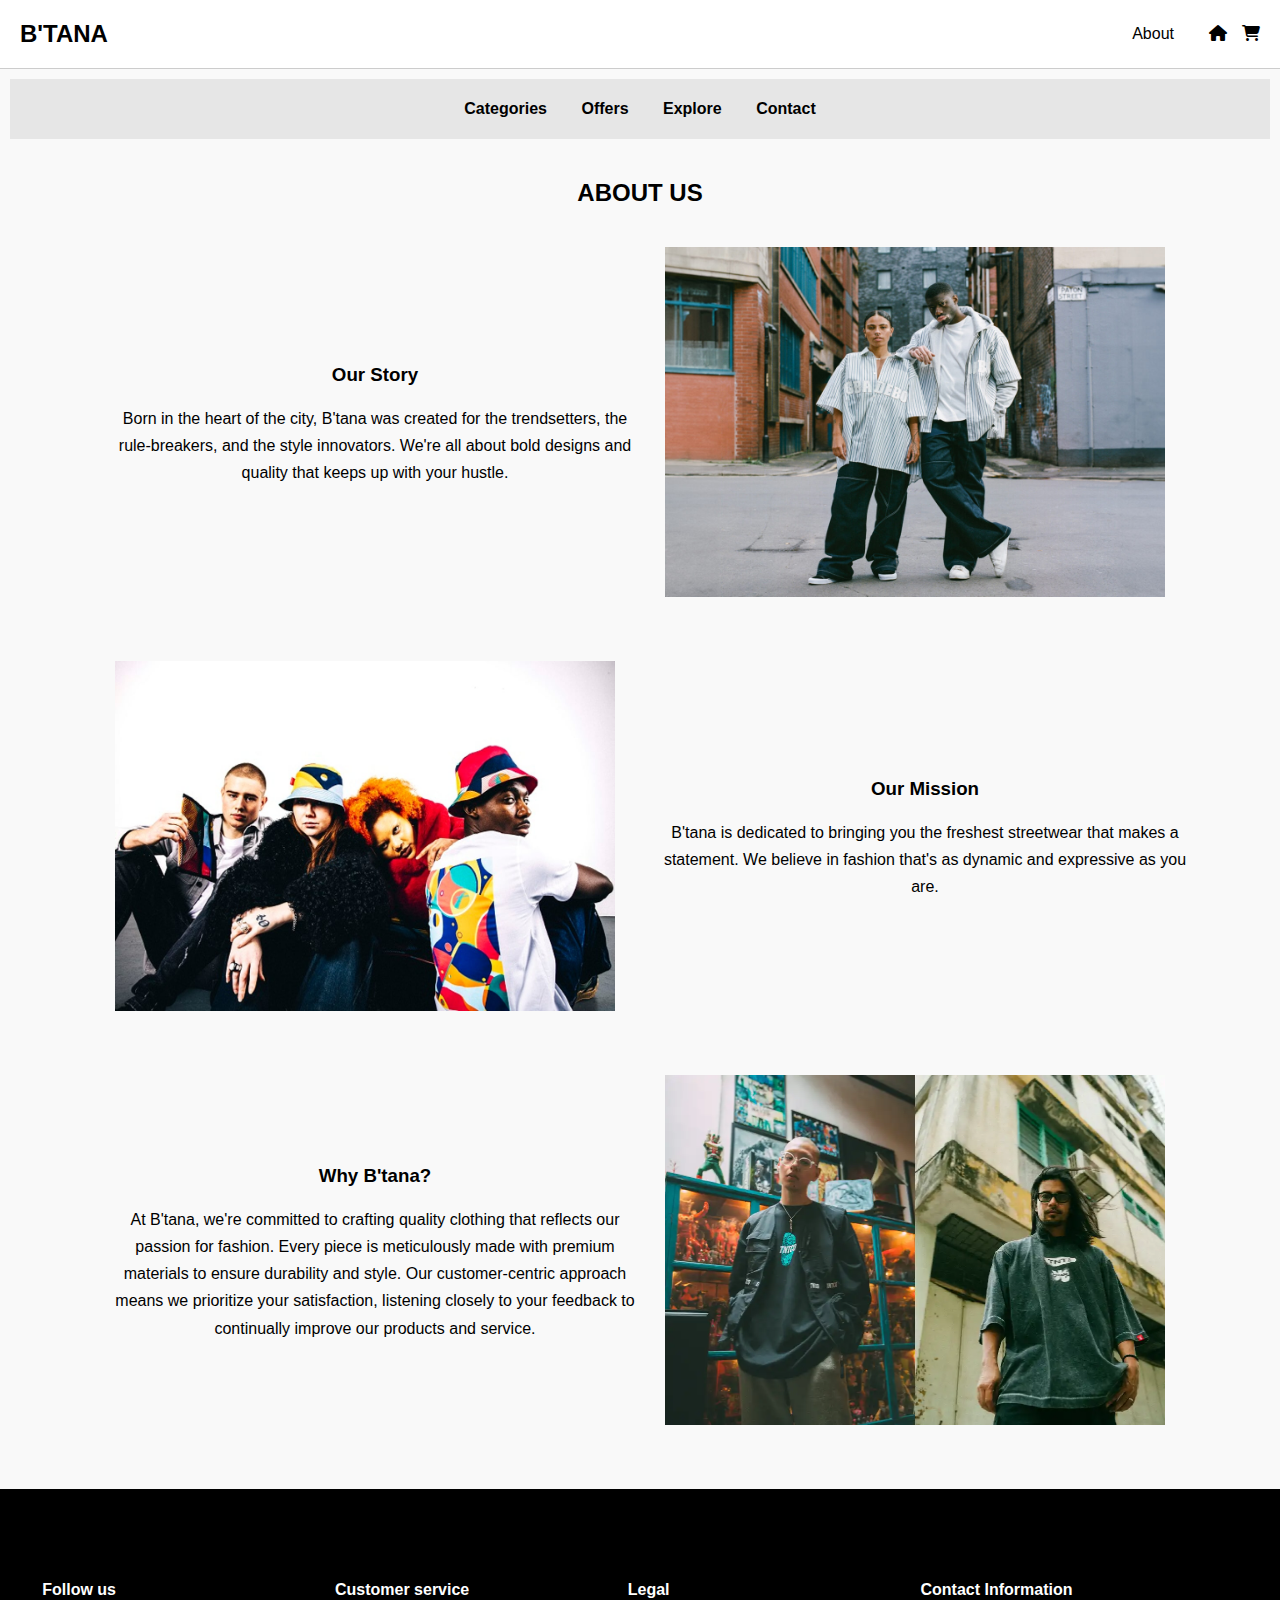
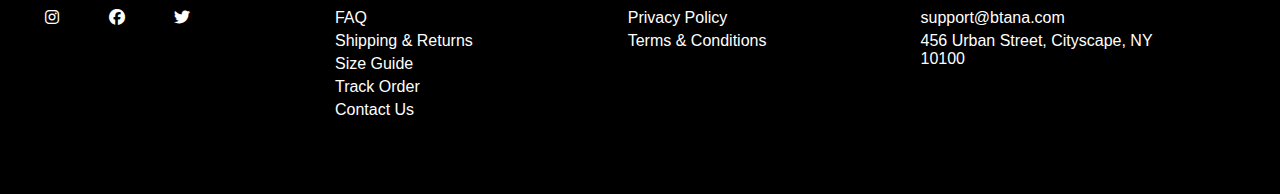
<file: about.html>
<!DOCTYPE html>
    <html lang="en">
    <head>
        <meta charset="UTF-8">
        <meta name="viewport" content="width=device-width, initial-scale=1.0">
        <title>B'TANA OFFICIAL</title>
        <link rel="stylesheet" href="https://cdnjs.cloudflare.com/ajax/libs/font-awesome/6.5.2/css/all.min.css">
        <link rel="stylesheet" href="style.css">	
        </head>
    <body>
        <header>
            <div class="left">
                <h1>B'TANA</h1>
            </div>
            <div class="right">
                <div class="about">
                <a href="about.html">About</a>
            </div>

            <div class="home-icon">
                <a href="main.html">
                <i class="fa-solid fa-house"></i></a>
            </div>

            <div class="shopping-cart-icon">
            <i class="fa-solid fa-cart-shopping"></i>
            </div>
        </header>

        <section>
            <div class="nav-links">
                <ul>
                    <a href="categories.html">Categories</a>
                    <a href="offers.html">Offers</a>
                    <a href="explore.html">Explore</a>
                    <a href="contact.html">Contact</a>
                </ul>
            </div>
        </section>

        
        <section>
        <div class="about">
            <h2>ABOUT US</h2>
                
            <div class="about-section">
                <div class="story">
                    <h3>Our Story</h3>
                        <p>Born in the heart of the city, B'tana was created for the trendsetters, the rule-breakers, and the style innovators. We're all about bold designs and quality that keeps up with your hustle.</p>
                </div>
                <div class="image">
                    <img src="Img/About img 1.jpg" alt="story">
                </div>
            </div>
                
            <div class="about-section">
                <div class="image">
                    <img src="Img/About img 2.jpg" alt="mission">
                </div>
                <div class="mission">
                    <h3>Our Mission</h3>
                        <p>B'tana is dedicated to bringing you the freshest streetwear that makes a statement. We believe in fashion that's as dynamic and expressive as you are.</p>
                </div>
            </div>
                
            <div class="about-section">
                <div class="reason">
                    <h3>Why B'tana?</h3>
                        <p>At B'tana, we're committed to crafting quality clothing that reflects our passion for fashion. Every piece is meticulously made with premium materials to ensure durability and style. Our customer-centric approach means we prioritize your satisfaction, listening closely to your feedback to continually improve our products and service.</p>
                </div>
                <div class="image">
                    <img src="Img/About img 3.webp" alt="why-btana">
                </div>
            </div>
        </div>
        </section>
                      

    <footer>
        <div class="footer">
            <div class="footer-col">
                <h4>Follow us</h4>
                    <div class="facebook-icon">
                        <a href="https://www.instagram.com/" target="_blank" rel="noopener">
                            <i class="fab fa-instagram"></i>
                        </a>
                    </div>
        
                <div class="facebook-icon">
                    <a href="https://www.facebook.com/" target="_blank" rel="noopener">
                        <i class="fab fa-facebook"></i></a>
                </div>
                
                <div class="facebook-icon">
                    <a href="https://www.twitter.com/" target="_blank" rel="noopener">
                        <i class="fab fa-twitter"></i></a>
                </div>                
         </div>
            <div class="footer-col">
                <h4>Customer service</h4>
                <a href="#">FAQ</a>
                <a href="#">Shipping & Returns</a>
                <a href="#">Size Guide</a>
                <a href="#">Track Order</a>
                <a href="#">Contact Us</a>
            </div>
            <div class="footer-col">
                <h4>Legal</h4>
                <a href="#">Privacy Policy</a>
                <a href="#">Terms & Conditions</a>
            </div>
            <div class="footer-col">
                <h4>Contact Information</h4>
                <a href="#Email">support@btana.com</a>
                <a href="#Address">456 Urban Street, Cityscape, NY 10100</a>
            </div>
        </div>
    </footer>
</body>
</html>
</file>
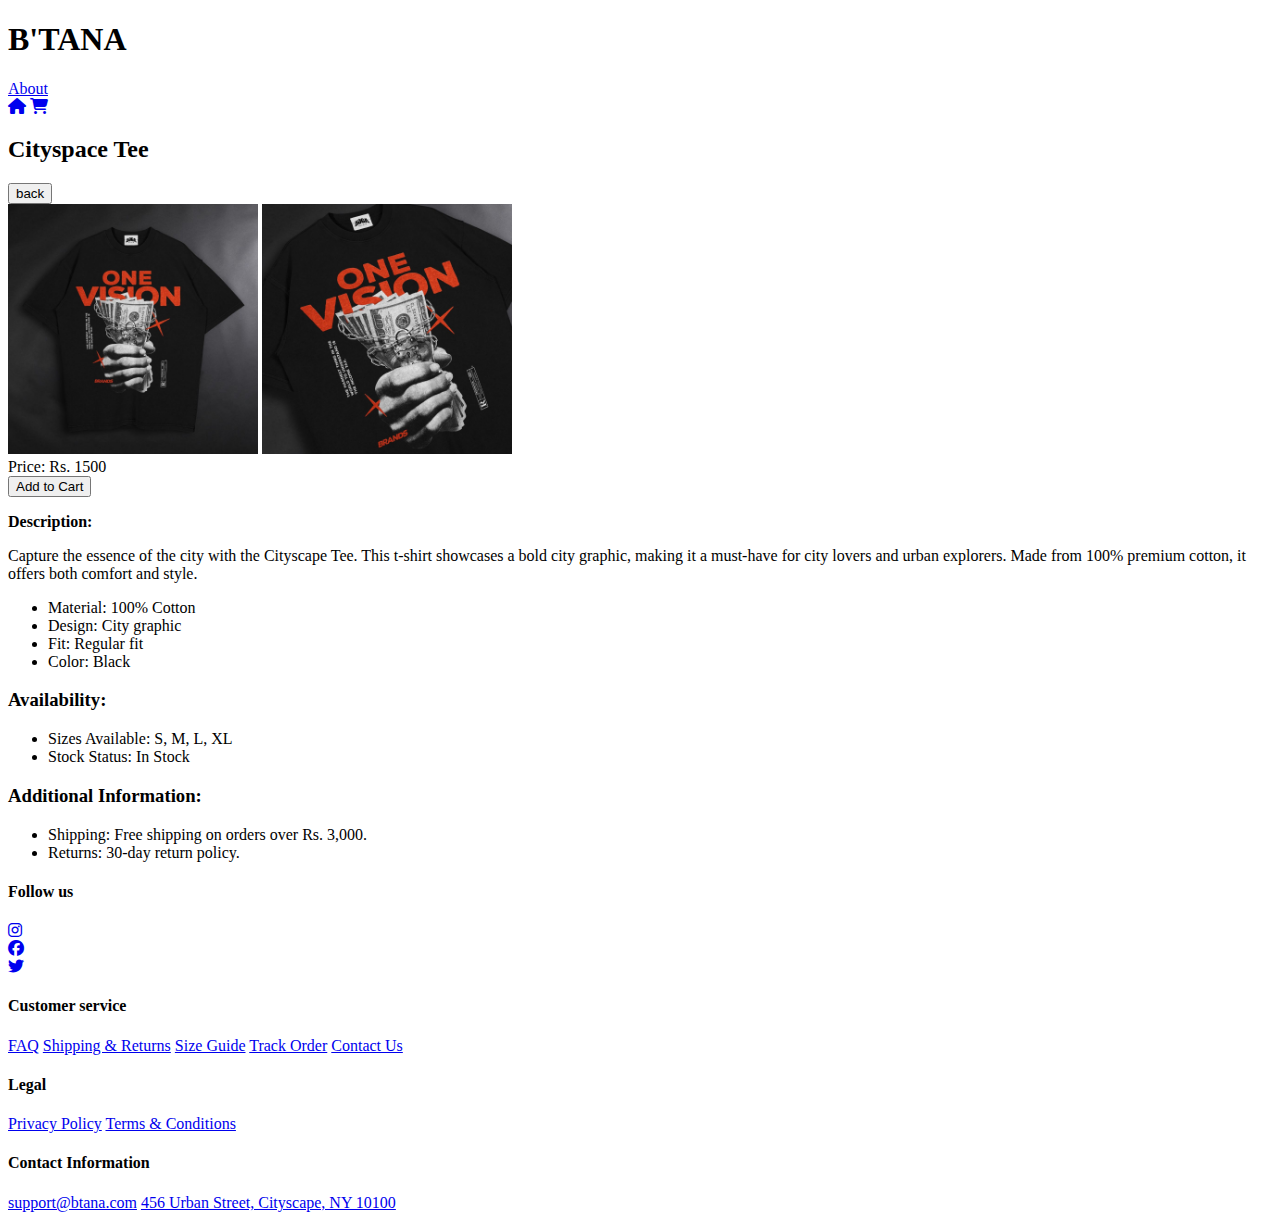
<file: cityscapetee.html>
<!DOCTYPE html>
<html lang="en">
<head>
    <meta charset="UTF-8">
    <meta name="viewport" content="width=device-width, initial-scale=1.0">
    <title>Metro Wave Tee</title>
    <link rel="stylesheet" href="https://cdnjs.cloudflare.com/ajax/libs/font-awesome/6.5.2/css/all.min.css">
</head>
<body>
    <header>
        <div class="left">
            <h1>B'TANA</h1>
            <nav>
                <a href="about.html">About</a>
            </nav>
        </div>
        <div class="right">
            <a href="main.html"><i class="fas fa-home"></i></a>
            <a href="#"><i class="fas fa-shopping-cart"></i></a>
        </div>
    </header>

    <h2>Cityspace Tee</h2>
    <a href="categories.html">
        <button>back</button></a>
<br>
    <section>
        <div class="product">
            <img src="Img/Cityspace tee.jpg" alt="1" height="250" width="250">
            <img src="Img/cityspace2.jpg" alt="2" height="250" width="250">
            <br><label for="price">Price: Rs. 1500</label>
            <br><button>Add to Cart</button>
            <p><b>Description:</b></p>
            <p>Capture the essence of the city with the Cityscape Tee. This t-shirt showcases a bold city graphic, 
                making it a must-have for city lovers and urban explorers. Made from 100% premium cotton, it offers both comfort and style.</p>
            <ul>
                <li>Material: 100% Cotton</li>
                <li>Design: City graphic</li>
                <li>Fit: Regular fit</li>
                <li>Color: Black</li>
            </ul>

            <h3>Availability:</h3>
            <ul>
                <li>Sizes Available: S, M, L, XL</li>
                <li>Stock Status: In Stock</li>
            </ul>
            
            <h3>Additional Information:</h3>
            <ul>
                <li>Shipping: Free shipping on orders over Rs. 3,000.</li>
                <li>Returns: 30-day return policy.</li>
            </ul>
        </div>
    </section>

    <footer>
        <div class="footer">
            <div class="footer-col">
                <h4>Follow us</h4>
                    <div class="facebook-icon">
                        <a href="https://www.instagram.com/" target="_blank" rel="noopener">
                            <i class="fab fa-instagram"></i>
                        </a>
                    </div>
        
                <div class="facebook-icon">
                    <a href="https://www.facebook.com/" target="_blank" rel="noopener">
                        <i class="fab fa-facebook"></i></a>
                </div>
                
                <div class="facebook-icon">
                    <a href="https://www.twitter.com/" target="_blank" rel="noopener">
                        <i class="fab fa-twitter"></i></a>
                </div>                
         </div>
            <div class="footer-col">
                <h4>Customer service</h4>
                <a href="#">FAQ</a>
                <a href="#">Shipping & Returns</a>
                <a href="#">Size Guide</a>
                <a href="#">Track Order</a>
                <a href="#">Contact Us</a>
            </div>
            <div class="footer-col">
                <h4>Legal</h4>
                <a href="#">Privacy Policy</a>
                <a href="#">Terms & Conditions</a>
            </div>
            <div class="footer-col">
                <h4>Contact Information</h4>
                <a href="#Email">support@btana.com</a>
                <a href="#Address">456 Urban Street, Cityscape, NY 10100</a>
            </div>
        </div>
    </footer>
</body>
</html>
</file>
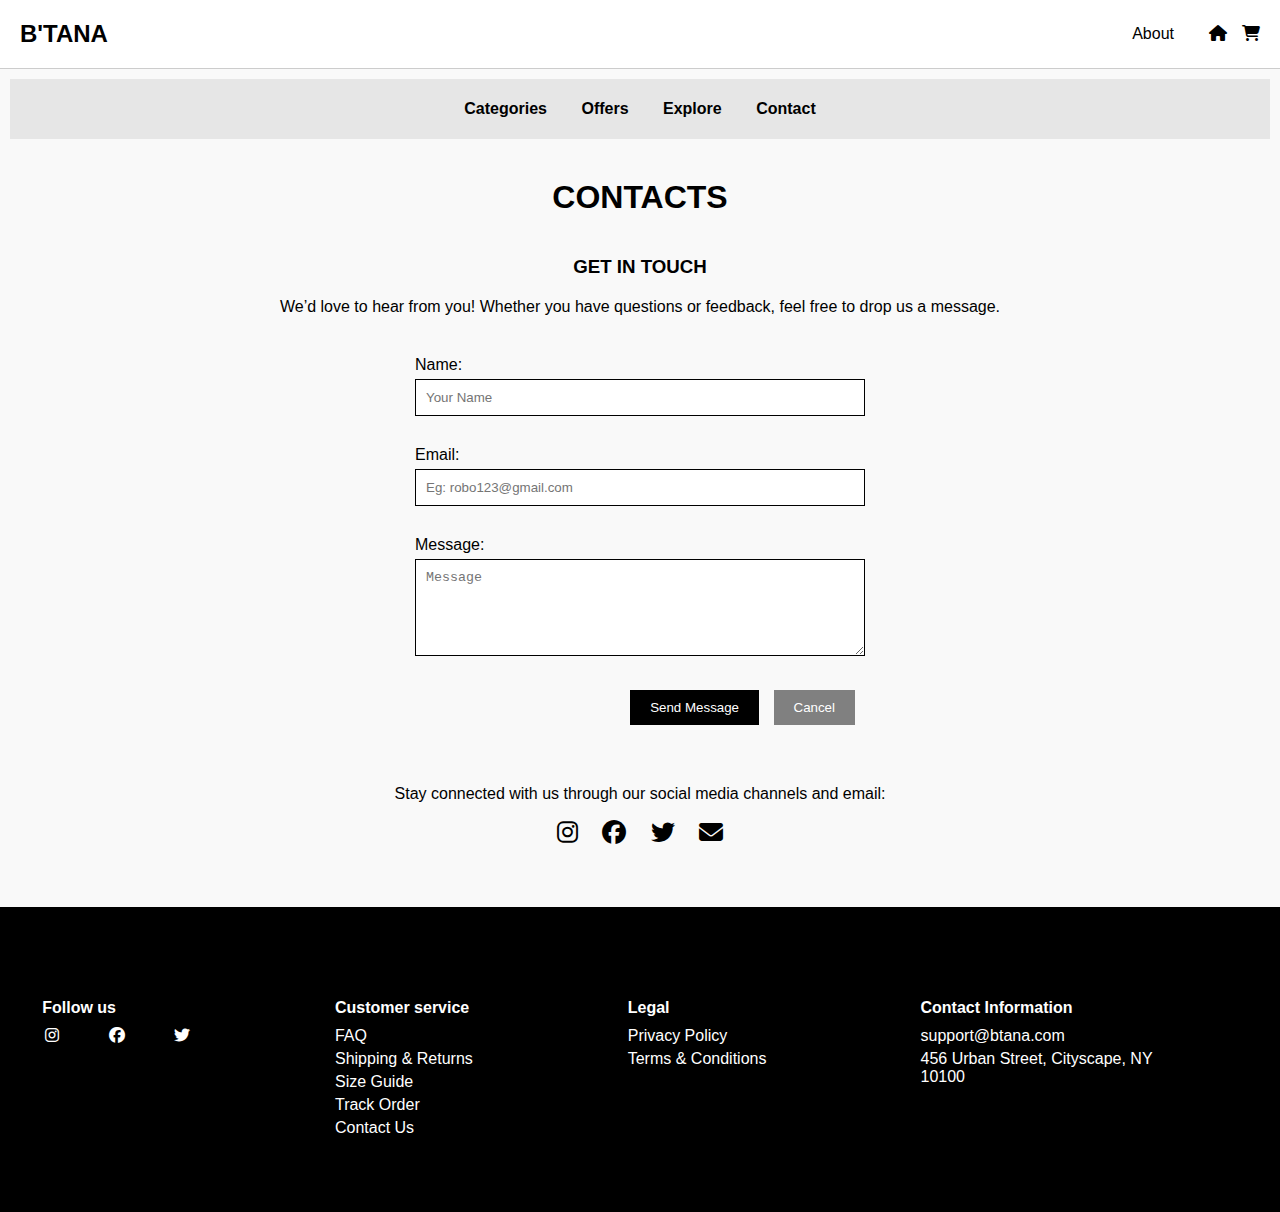
<file: contact.html>
<!DOCTYPE html>
    <html lang="en">
    <head>
        <meta charset="UTF-8">
        <meta name="viewport" content="width=device-width, initial-scale=1.0">
        <title>B'TANA OFFICIAL</title>
        <link rel="stylesheet" href="https://cdnjs.cloudflare.com/ajax/libs/font-awesome/6.5.2/css/all.min.css">
        <link rel="stylesheet" href="style.css">	
        </head>
    <body>
        <header>
            <div class="left">
                <h1>B'TANA</h1>
            </div>
            <div class="right">
                <div class="about">
                <a href="about.html">About</a>
            </div>

            <div class="home-icon">
                <a href="main.html">
                <i class="fa-solid fa-house"></i></a>
            </div>

            <div class="shopping-cart-icon">
            <i class="fa-solid fa-cart-shopping"></i>
            </div>
        </header>

        <section>
            <div class="nav-links">
                <ul>
                    <a href="categories.html">Categories</a>
                    <a href="offers.html">Offers</a>
                    <a href="explore.html">Explore</a>
                    <a href="contact.html">Contact</a>
                </ul>
            </div>
        </section>

        <section>
            <div class="contacts"><h1>CONTACTS</h1></div>
            <div class="contact-container">
                <h3>GET IN TOUCH</h3>
                <p>We’d love to hear from you! Whether you have questions or feedback, feel free to drop us a message.</p>
                <form class="form-container">
                    <div class="form-group">
                        <label for="name">Name:</label>
                        <input type="text" id="name" name="Name" placeholder="Your Name" required>
                    </div>
                    <div class="form-group">
                        <label for="email">Email:</label>
                        <input type="email" id="email" name="Email" placeholder="Eg: robo123@gmail.com" required>
                    </div>
                    <div class="form-group">
                        <label for="message">Message:</label>
                        <textarea id="message" rows="5" cols="60" placeholder="Message"></textarea>
                    </div>
                    <div class="button-group">
                        <button type="submit">Send Message</button>
                        <button type="button" onclick="this.form.reset()">Cancel</button>
                    </div>
                </form>
            </div>
        </section>
        
        <section>
        <div class="social-links">
            <p>Stay connected with us through our social media channels and email:</p>
            <a href="https://www.instagram.com/b_tana__/" target="_blank" rel="noopener"><i class="fa-brands fa-instagram"></i></a>
            <a href="https://www.facebook.com/" target="_blank" rel="noopener"><i class="fa-brands fa-facebook"></i></a>
            <a href="https://www.twitter.com/" target="_blank" rel="noopener"><i class="fa-brands fa-twitter"></i></a>
            <a href="mailto:krilanshrestha@gmail.com" target="_blank" rel="noopener"><i class="fa fa-envelope"></i></a>
        </div>
        </section>

    <footer>
        <div class="footer">
            <div class="footer-col">
                <h4>Follow us</h4>
                    <div class="facebook-icon">
                        <a href="https://www.instagram.com/" target="_blank" rel="noopener">
                            <i class="fab fa-instagram"></i>
                        </a>
                    </div>
        
                <div class="facebook-icon">
                    <a href="https://www.facebook.com/" target="_blank" rel="noopener">
                        <i class="fab fa-facebook"></i></a>
                </div>
                
                <div class="facebook-icon">
                    <a href="https://www.twitter.com/" target="_blank" rel="noopener">
                        <i class="fab fa-twitter"></i></a>
                </div>                
         </div>
            <div class="footer-col">
                <h4>Customer service</h4>
                <a href="#">FAQ</a>
                <a href="#">Shipping & Returns</a>
                <a href="#">Size Guide</a>
                <a href="#">Track Order</a>
                <a href="#">Contact Us</a>
            </div>
            <div class="footer-col">
                <h4>Legal</h4>
                <a href="#">Privacy Policy</a>
                <a href="#">Terms & Conditions</a>
            </div>
            <div class="footer-col">
                <h4>Contact Information</h4>
                <a href="#Email">support@btana.com</a>
                <a href="#Address">456 Urban Street, Cityscape, NY 10100</a>
            </div>
        </div>
    </footer>
</body>
</html>
</file>
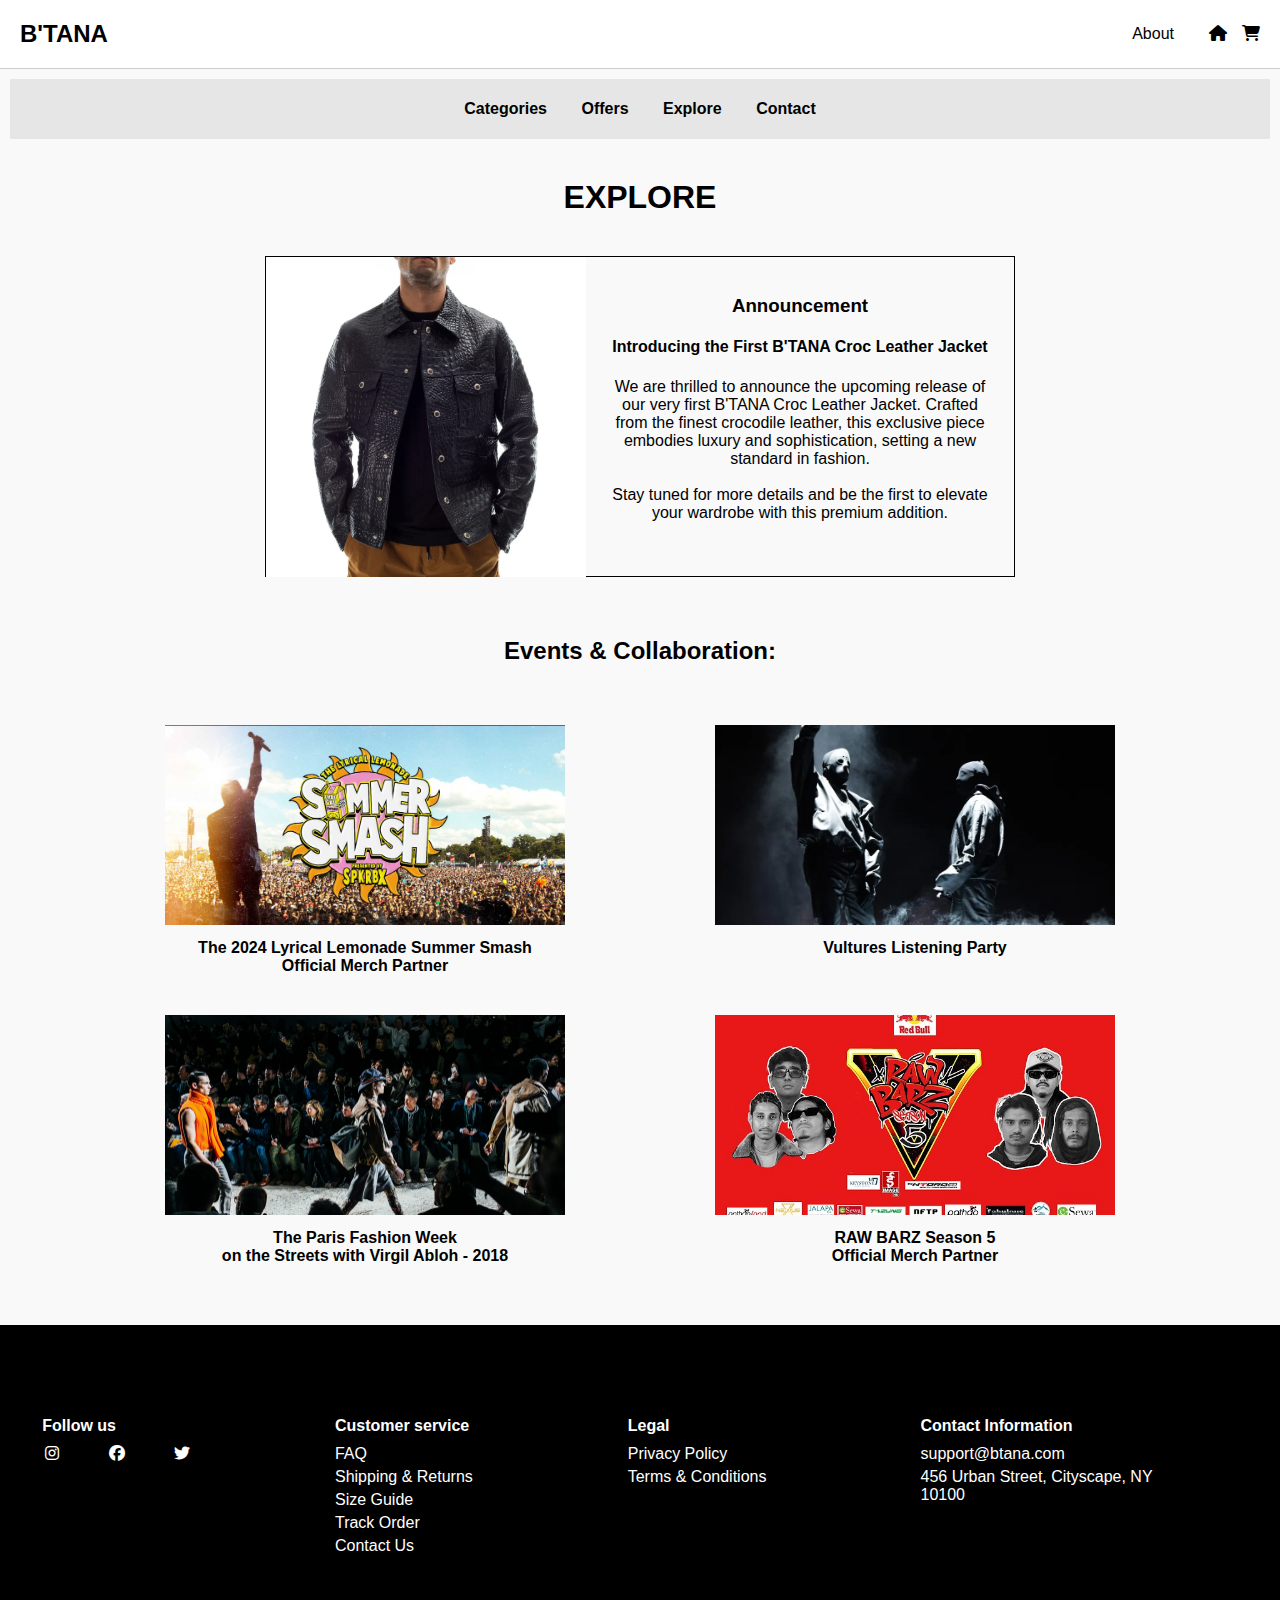
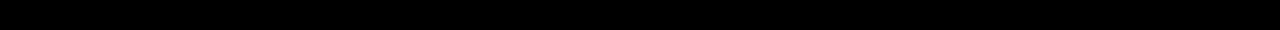
<file: explore.html>
<!DOCTYPE html>
    <html lang="en">
    <head>
        <meta charset="UTF-8">
        <meta name="viewport" content="width=device-width, initial-scale=1.0">
        <title>B'TANA OFFICIAL</title>
        <link rel="stylesheet" href="https://cdnjs.cloudflare.com/ajax/libs/font-awesome/6.5.2/css/all.min.css">
        <link rel="stylesheet" href="style.css">	
        </head>
    <body>
        <header>
            <div class="left">
                <h1>B'TANA</h1>
            </div>
            <div class="right">
                <div class="about">
                <a href="about.html">About</a>
            </div>

            <div class="home-icon">
                <a href="main.html">
                <i class="fa-solid fa-house"></i></a>
            </div>

            <div class="shopping-cart-icon">
            <i class="fa-solid fa-cart-shopping"></i>
            </div>
        </header>

        <section>
            <div class="nav-links">
                <ul>
                    <a href="categories.html">Categories</a>
                    <a href="offers.html">Offers</a>
                    <a href="explore.html">Explore</a>
                    <a href="contact.html">Contact</a>
                </ul>
            </div>
        </section>
    
        <section>
            <div class="explore"><h1>EXPLORE</h1></div>
            <div class="Announcement">
                <div class="box">
                    <img src="Img/Croc leather jacket.webp" alt="Premium Leather Jacket">
                    <div class="content">
                        <h3>Announcement</h3>
                        <h4>Introducing the First B'TANA Croc Leather Jacket</h4>
                        <p>We are thrilled to announce the upcoming release of our very first B'TANA Croc Leather Jacket. 
                            Crafted from the finest crocodile leather, 
                            this exclusive piece embodies luxury and sophistication, setting a new standard in fashion.
                            <br><br>Stay tuned for more details and be the first to elevate your wardrobe with this premium addition.</p>
                    </div>
                </div>
            </div>
        </section>             
    
        <section>
            <div class="events-collaboration">
                <h2>Events & Collaboration:</h2>
                <div class="events-row">
                    <div class="event">
                        <a href="https://portfolium.com/entry/the-summer-smash-music-festival" target="_blank" rel="noopener"> 
                            <img src="Img/The Summer Smash Tile.jpg" alt="Event 1">
                        </a>
                        <p>The 2024 Lyrical Lemonade Summer Smash<br>Official Merch Partner</p>
                    </div>
                    <div class="event">
                        <a href="https://www.billboard.com/music/rb-hip-hop/ye-ty-dolla-sign-scrap-vultures-listening-parties-1235646958/" target="_blank" rel="noopener">
                            <img src="Img/Vultures listening Party.webp" alt="Event 2">
                        </a>
                        <p>Vultures Listening Party</p>
                    </div>
                </div>
                
                <div class="events-row">
                    <div class="event">
                        <a href="https://www.gq.com/story/paris-fashion-week-fall-winter-2018" target="_blank" rel="noopener">
                            <img src="Img/Paris Fashion Week.webp" alt="Event 3">
                        </a>
                        <p>The Paris Fashion Week<br>on the Streets with Virgil Abloh - 2018</p>
                    </div>
                    <div class="event">
                        <img src="Img/Raw barz S5.jpg" alt="Event 4">
                        <p>RAW BARZ Season 5<br>Official Merch Partner</p>
                    </div>
                </div>
            </div>
        </section>
        
    
    <footer>
        <div class="footer">
            <div class="footer-col">
                <h4>Follow us</h4>
                    <div class="facebook-icon">
                        <a href="https://www.instagram.com/" target="_blank" rel="noopener">
                            <i class="fab fa-instagram"></i>
                        </a>
                    </div>
        
                <div class="facebook-icon">
                    <a href="https://www.facebook.com/" target="_blank" rel="noopener">
                        <i class="fab fa-facebook"></i></a>
                </div>
                
                <div class="facebook-icon">
                    <a href="https://www.twitter.com/" target="_blank" rel="noopener">
                        <i class="fab fa-twitter"></i></a>
                </div>                
         </div>
            <div class="footer-col">
                <h4>Customer service</h4>
                <a href="#">FAQ</a>
                <a href="#">Shipping & Returns</a>
                <a href="#">Size Guide</a>
                <a href="#">Track Order</a>
                <a href="#">Contact Us</a>
            </div>
            <div class="footer-col">
                <h4>Legal</h4>
                <a href="#">Privacy Policy</a>
                <a href="#">Terms & Conditions</a>
            </div>
            <div class="footer-col">
                <h4>Contact Information</h4>
                <a href="#Email">support@btana.com</a>
                <a href="#Address">456 Urban Street, Cityscape, NY 10100</a>
            </div>
        </div>
    </footer>
</body>
</html>
</file>
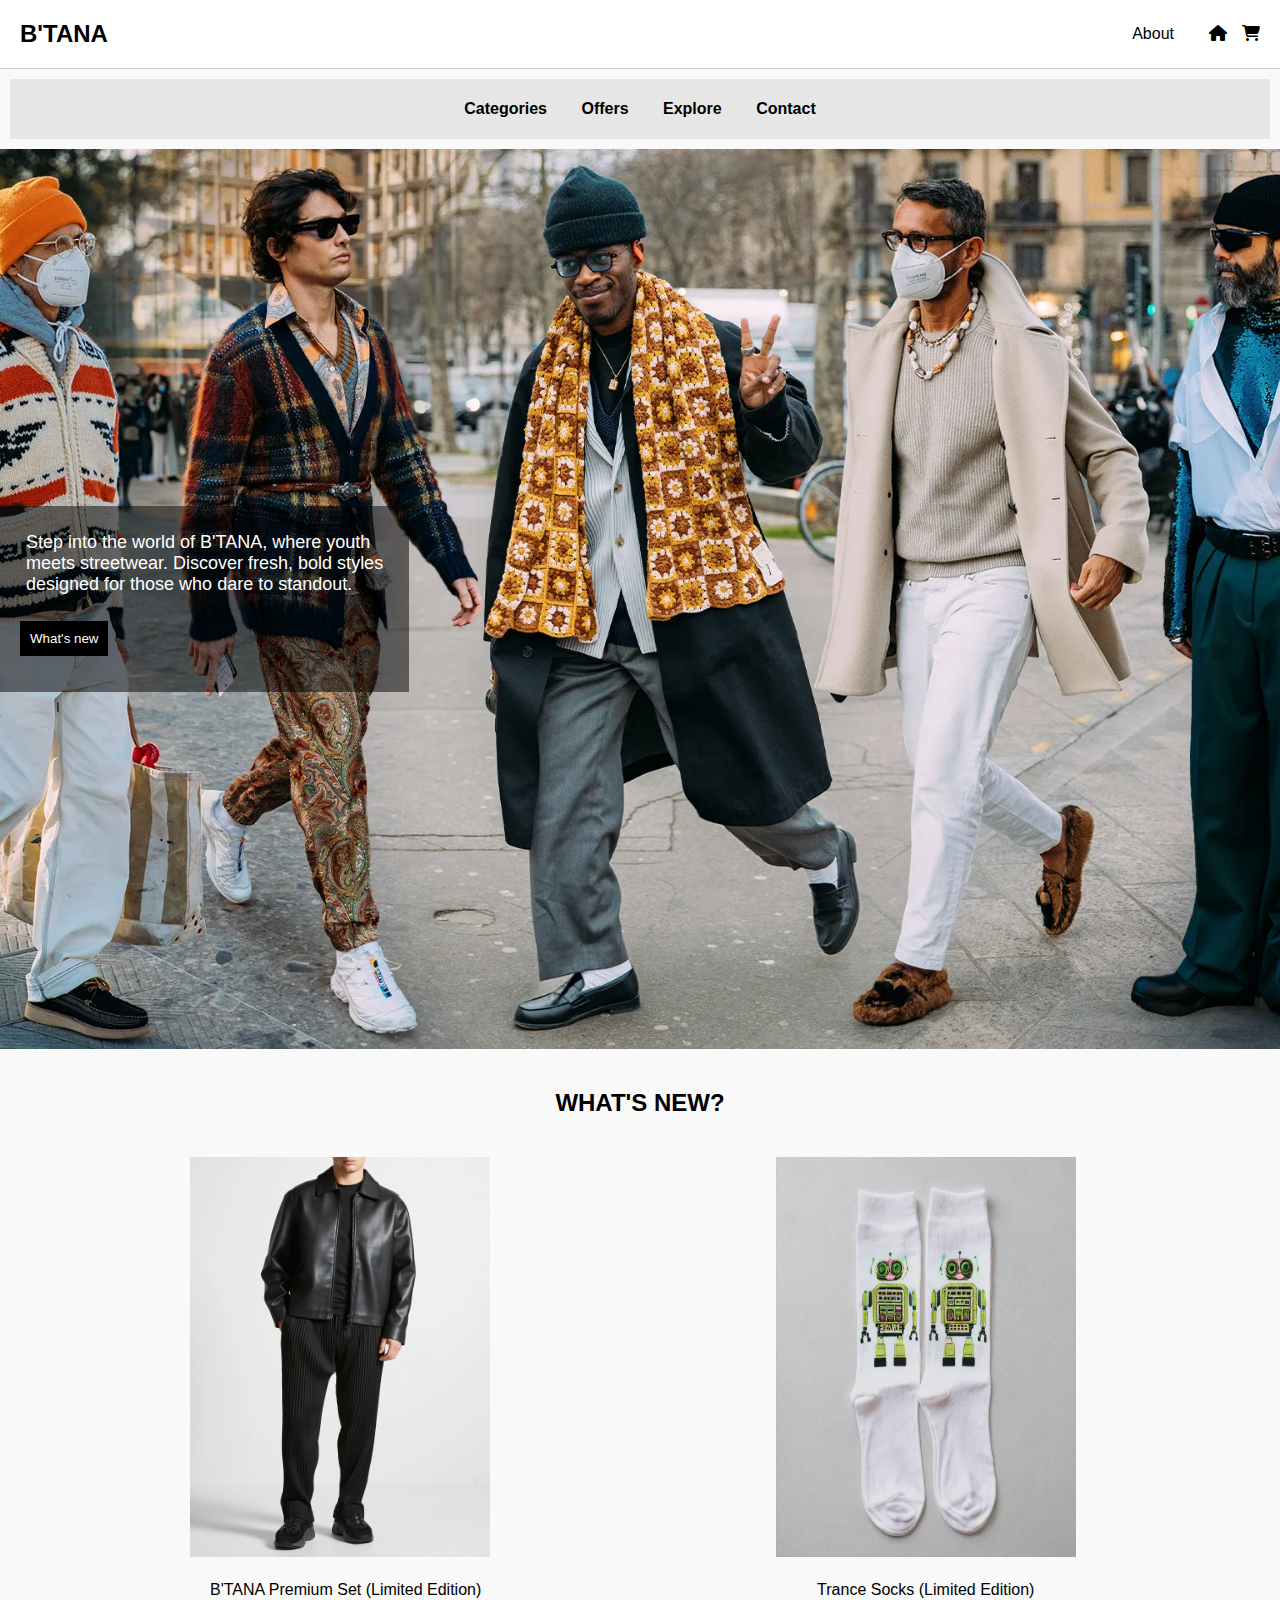
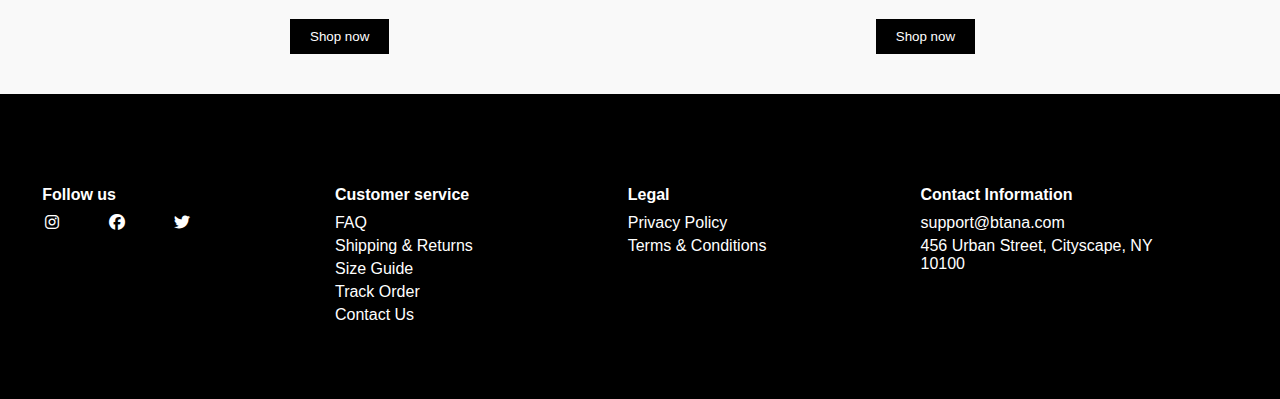
<file: main.html>
<!DOCTYPE html>
    <html lang="en">
    <head>
        <meta charset="UTF-8">
        <meta name="viewport" content="width=device-width, initial-scale=1.0">
        <title>B'TANA OFFICIAL</title>
        <link rel="stylesheet" href="https://cdnjs.cloudflare.com/ajax/libs/font-awesome/6.5.2/css/all.min.css">
        <link rel="stylesheet" href="style.css">	
        </head>
    <body>
        <header>
            <div class="left">
                <h1>B'TANA</h1>
            </div>
            <div class="right">
                <div class="about">
                <a href="about.html">About</a>
            </div>

            <div class="home-icon">
                <a href="main.html">
                <i class="fa-solid fa-house"></i></a>
            </div>

            <div class="shopping-cart-icon">
            <i class="fa-solid fa-cart-shopping"></i>
            </div>
        </header>

        <section>
            <div class="nav-links">
                <ul>
                    <a href="categories.html">Categories</a>
                    <a href="offers.html">Offers</a>
                    <a href="explore.html">Explore</a>
                    <a href="contact.html">Contact</a>
                </ul>
            </div>
        </section>

        <section class="background-section">
            <div class="Home text-container">                
                <p>Step into the world of B'TANA, where youth <br> meets streetwear. Discover fresh, bold styles <br> designed for those who dare to standout.</p>
                <button><a href="#whats new">What's new</a></button>
                </p>
            </div>
        </section>

        <section id="whats new">
            <div class="new-items">
                <center><h2>WHAT'S NEW?</h2></center>
            </div>
                <div class="new-item">
                    <img src="Img/B'TANA Premium Set1.webp" alt="B'TANA Premium Set">
                    <div class="description">B'TANA Premium Set (Limited Edition)</div>
                    <div class="button"><button>Shop now</button></div>
                </div>

                <div class="new-item">
                <img src="Img/trance socks.png" alt="Trance Socks (Limited Edition)">
                <div class="description">Trance Socks (Limited Edition)</div>
                <div class="button"><button>Shop now</button></div>
            </div>
        </section>

        <footer>
            <div class="footer">
                <div class="footer-col">
                    <h4>Follow us</h4>
                        <div class="facebook-icon">
                            <a href="https://www.instagram.com/" target="_blank" rel="noopener">
                                <i class="fab fa-instagram"></i>
                            </a>
                        </div>
            
                    <div class="facebook-icon">
                        <a href="https://www.facebook.com/" target="_blank" rel="noopener">
                            <i class="fab fa-facebook"></i></a>
                    </div>
                    
                    <div class="facebook-icon">
                        <a href="https://www.twitter.com/" target="_blank" rel="noopener">
                            <i class="fab fa-twitter"></i></a>
                    </div>                
             </div>
                <div class="footer-col">
                    <h4>Customer service</h4>
                    <a href="#">FAQ</a>
                    <a href="#">Shipping & Returns</a>
                    <a href="#">Size Guide</a>
                    <a href="#">Track Order</a>
                    <a href="#">Contact Us</a>
                </div>
                <div class="footer-col">
                    <h4>Legal</h4>
                    <a href="#">Privacy Policy</a>
                    <a href="#">Terms & Conditions</a>
                </div>
                <div class="footer-col">
                    <h4>Contact Information</h4>
                    <a href="#Email">support@btana.com</a>
                    <a href="#Address">456 Urban Street, Cityscape, NY 10100</a>
                </div>
            </div>
        </footer>
    </body>
    </html>
</file>
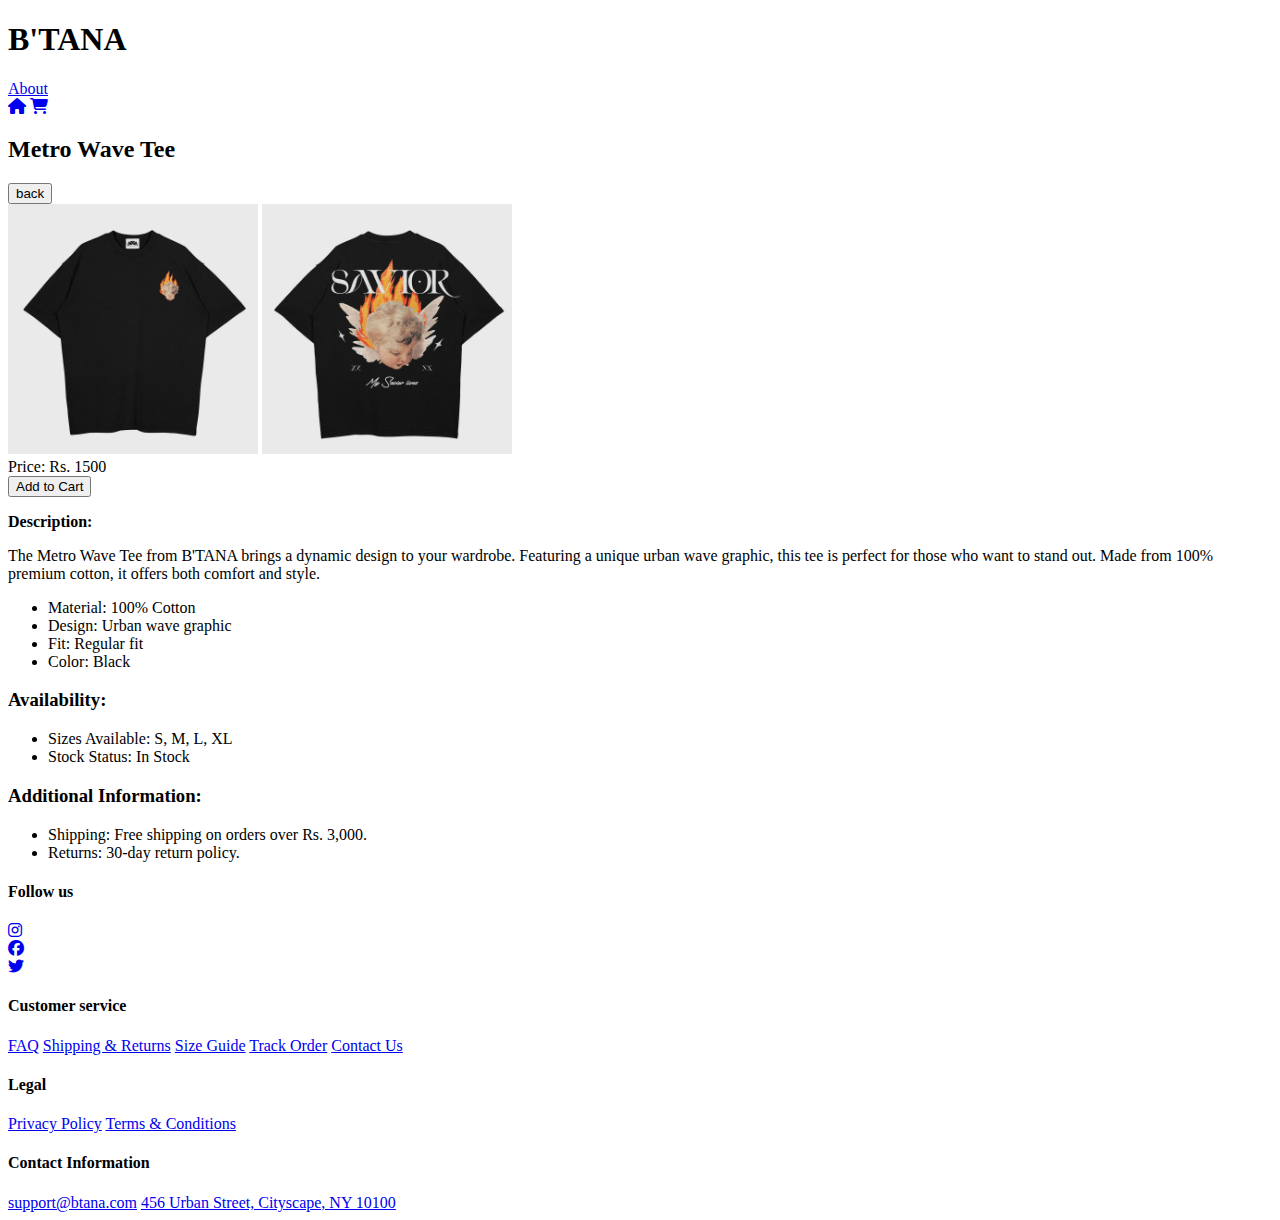
<file: Metrowavetee.html>
<!DOCTYPE html>
<html lang="en">
<head>
    <meta charset="UTF-8">
    <meta name="viewport" content="width=device-width, initial-scale=1.0">
    <title>Metro Wave Tee</title>
    <link rel="stylesheet" href="https://cdnjs.cloudflare.com/ajax/libs/font-awesome/6.5.2/css/all.min.css">
</head>
<body>
    <header>
        <div class="left">
            <h1>B'TANA</h1>
            <nav>
                <a href="about.html">About</a>
            </nav>
        </div>
        <div class="right">
            <a href="main.html"><i class="fas fa-home"></i></a>
            <a href="#"><i class="fas fa-shopping-cart"></i></a>
        </div>
    </header>

    <h2>Metro Wave Tee</h2>
    <a href="categories.html">
        <button>back</button></a>
<br>
    <section>
        <div class="product">
            <img src="Img/metrowave.jpg" alt="1" height="250" width="250">
            <img src="Img/metrowave1.jpg" alt="2" height="250" width="250">
            <br><label for="price">Price: Rs. 1500</label>
            <br><button>Add to Cart</button>
            <p><b>Description:</b></p>
            <p>The Metro Wave Tee from B'TANA brings a dynamic design to your wardrobe. Featuring a unique urban wave graphic, this tee is perfect for those who want to stand out. 
                Made from 100% premium cotton, it offers both comfort and style.</p>
            <ul>
                <li>Material: 100% Cotton</li>
                <li>Design: Urban wave graphic</li>
                <li>Fit: Regular fit</li>
                <li>Color: Black</li>
            </ul>
           
            <h3>Availability:</h3>
            <ul>
                <li>Sizes Available: S, M, L, XL</li>
                <li>Stock Status: In Stock</li>
            </ul>
            
            <h3>Additional Information:</h3>
            <ul>
                <li>Shipping: Free shipping on orders over Rs. 3,000.</li>
                <li>Returns: 30-day return policy.</li>
            </ul>
        </div>
    </section>

    <footer>
        <div class="footer">
            <div class="footer-col">
                <h4>Follow us</h4>
                    <div class="facebook-icon">
                        <a href="https://www.instagram.com/" target="_blank" rel="noopener">
                            <i class="fab fa-instagram"></i>
                        </a>
                    </div>
        
                <div class="facebook-icon">
                    <a href="https://www.facebook.com/" target="_blank" rel="noopener">
                        <i class="fab fa-facebook"></i></a>
                </div>
                
                <div class="facebook-icon">
                    <a href="https://www.twitter.com/" target="_blank" rel="noopener">
                        <i class="fab fa-twitter"></i></a>
                </div>                
         </div>
            <div class="footer-col">
                <h4>Customer service</h4>
                <a href="#">FAQ</a>
                <a href="#">Shipping & Returns</a>
                <a href="#">Size Guide</a>
                <a href="#">Track Order</a>
                <a href="#">Contact Us</a>
            </div>
            <div class="footer-col">
                <h4>Legal</h4>
                <a href="#">Privacy Policy</a>
                <a href="#">Terms & Conditions</a>
            </div>
            <div class="footer-col">
                <h4>Contact Information</h4>
                <a href="#Email">support@btana.com</a>
                <a href="#Address">456 Urban Street, Cityscape, NY 10100</a>
            </div>
        </div>
    </footer>
</body>
</html>
</file>
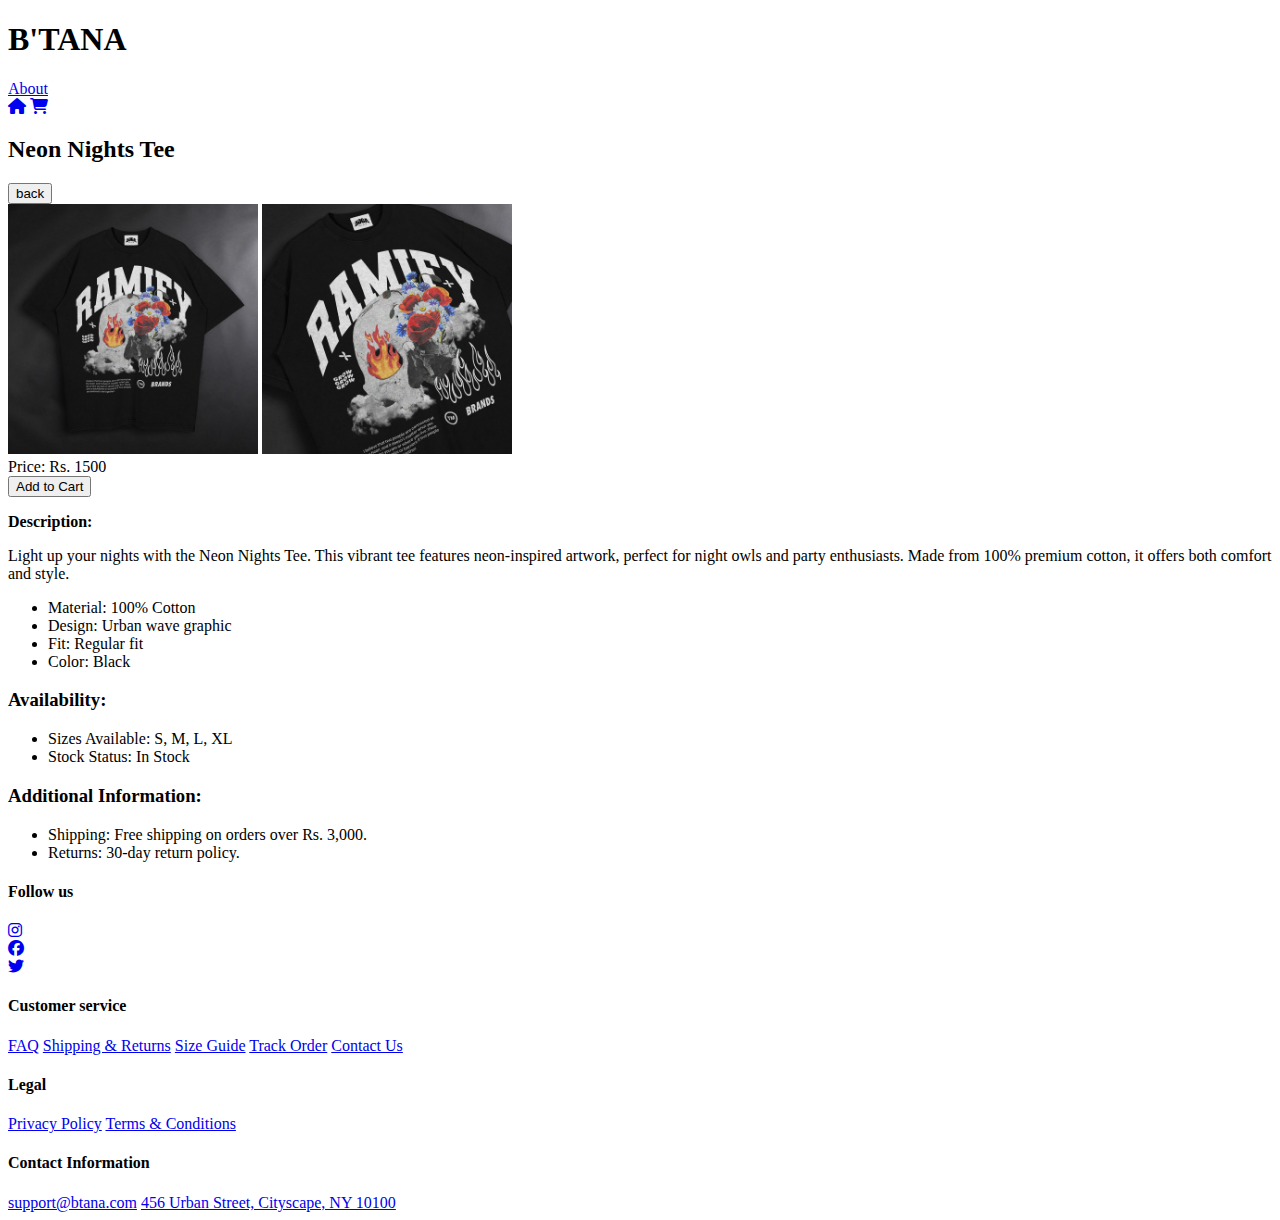
<file: neonnightstee.html>
<!DOCTYPE html>
<html lang="en">
<head>
    <meta charset="UTF-8">
    <meta name="viewport" content="width=device-width, initial-scale=1.0">
    <title>Metro Wave Tee</title>
    <link rel="stylesheet" href="https://cdnjs.cloudflare.com/ajax/libs/font-awesome/6.5.2/css/all.min.css">
</head>
<body>
    <header>
        <div class="left">
            <h1>B'TANA</h1>
            <nav>
                <a href="about.html">About</a>
            </nav>
        </div>
        <div class="right">
            <a href="main.html"><i class="fas fa-home"></i></a>
            <a href="#"><i class="fas fa-shopping-cart"></i></a>
        </div>
    </header>

    <h2>Neon Nights Tee</h2>
    <a href="categories.html">
        <button>back</button></a>
<br>
    <section>
        <div class="product">
            <img src="Img/Neon nights tee.jpg" alt="1" height="250" width="250">
            <img src="Img/nights2.jpg" alt="2" height="250" width="250">
            <br><label for="price">Price: Rs. 1500</label>
            <br><button>Add to Cart</button>
            <p><b>Description:</b></p>
            <p>Light up your nights with the Neon Nights Tee. This vibrant tee features neon-inspired artwork, 
                perfect for night owls and party enthusiasts. Made from 100% premium cotton, it offers both comfort and style.</p>
            <ul>
                <li>Material: 100% Cotton</li>
                <li>Design: Urban wave graphic</li>
                <li>Fit: Regular fit</li>
                <li>Color: Black</li>
            </ul>
           
            <h3>Availability:</h3>
            <ul>
                <li>Sizes Available: S, M, L, XL</li>
                <li>Stock Status: In Stock</li>
            </ul>
            
            <h3>Additional Information:</h3>
            <ul>
                <li>Shipping: Free shipping on orders over Rs. 3,000.</li>
                <li>Returns: 30-day return policy.</li>
            </ul>
        </div>
    </section>

    <footer>
        <div class="footer">
            <div class="footer-col">
                <h4>Follow us</h4>
                    <div class="facebook-icon">
                        <a href="https://www.instagram.com/" target="_blank" rel="noopener">
                            <i class="fab fa-instagram"></i>
                        </a>
                    </div>
        
                <div class="facebook-icon">
                    <a href="https://www.facebook.com/" target="_blank" rel="noopener">
                        <i class="fab fa-facebook"></i></a>
                </div>
                
                <div class="facebook-icon">
                    <a href="https://www.twitter.com/" target="_blank" rel="noopener">
                        <i class="fab fa-twitter"></i></a>
                </div>                
         </div>
            <div class="footer-col">
                <h4>Customer service</h4>
                <a href="#">FAQ</a>
                <a href="#">Shipping & Returns</a>
                <a href="#">Size Guide</a>
                <a href="#">Track Order</a>
                <a href="#">Contact Us</a>
            </div>
            <div class="footer-col">
                <h4>Legal</h4>
                <a href="#">Privacy Policy</a>
                <a href="#">Terms & Conditions</a>
            </div>
            <div class="footer-col">
                <h4>Contact Information</h4>
                <a href="#Email">support@btana.com</a>
                <a href="#Address">456 Urban Street, Cityscape, NY 10100</a>
            </div>
        </div>
    </footer>
</body>
</html>
</file>
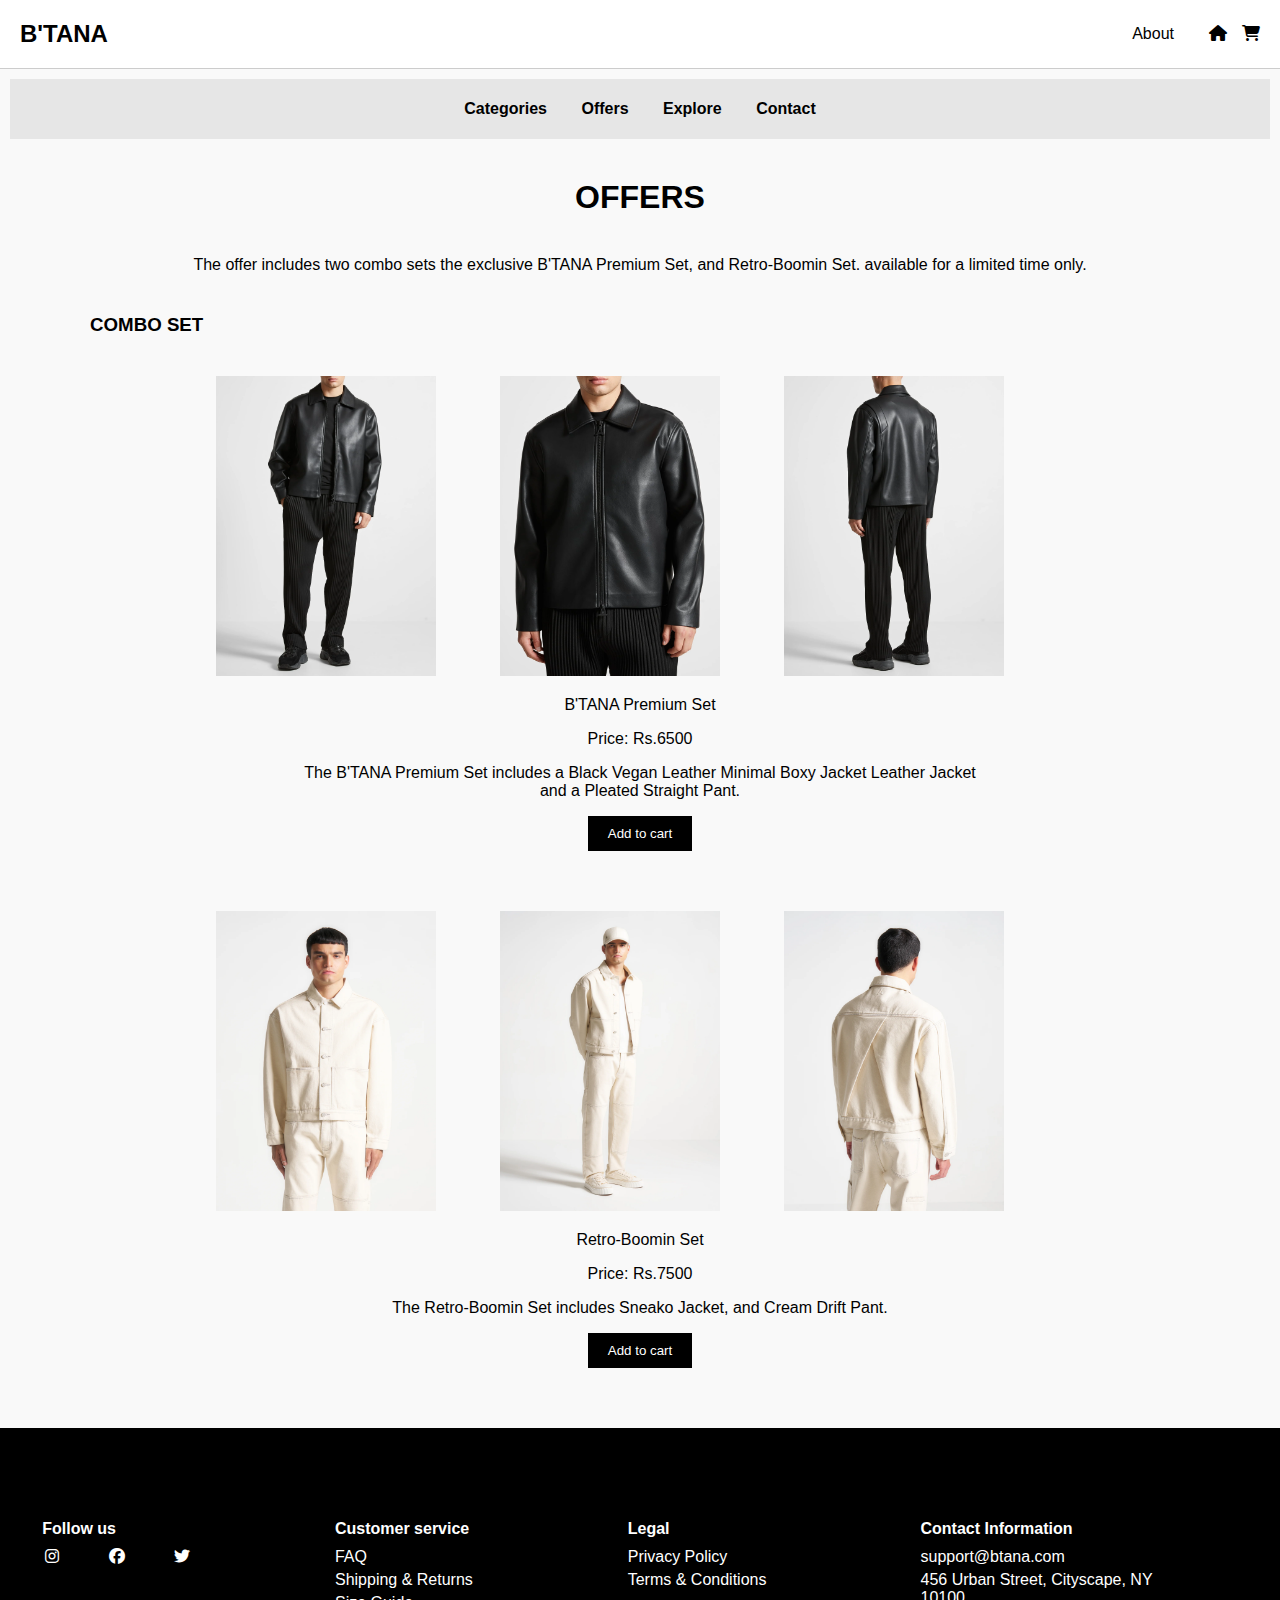
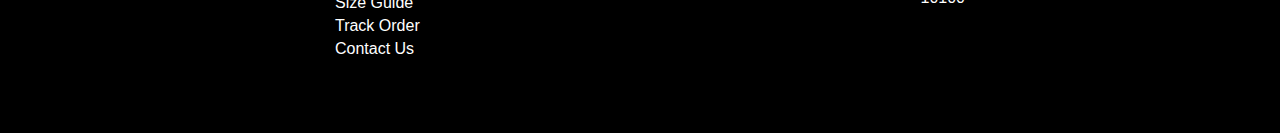
<file: offers.html>
<!DOCTYPE html>
    <html lang="en">
    <head>
        <meta charset="UTF-8">
        <meta name="viewport" content="width=device-width, initial-scale=1.0">
        <title>About</title>
        <link rel="stylesheet" href="https://cdnjs.cloudflare.com/ajax/libs/font-awesome/6.5.2/css/all.min.css">
        <link rel="stylesheet" href="style.css">	
        </head>
    <body>
        <header>
            <div class="left">
                <h1>B'TANA</h1>
            </div>
            <div class="right">
                <div class="about">
                <a href="about.html">About</a>
            </div>

            <div class="home-icon">
                <a href="main.html">
                <i class="fa-solid fa-house"></i></a>
            </div>

            <div class="shopping-cart-icon">
            <i class="fa-solid fa-cart-shopping"></i>
            </div>
        </header>

        <section>
            <div class="nav-links">
                <ul>
                    <a href="categories.html">Categories</a>
                    <a href="offers.html">Offers</a>
                    <a href="explore.html">Explore</a>
                    <a href="contact.html">Contact</a>
                </ul>
            </div>
        </section>

    <section>
        <div class="offers">
            <h1>OFFERS</h1>
            <p>The offer includes two combo sets the exclusive B'TANA Premium Set, and Retro-Boomin Set. 
               available for a limited time only.</p>
        </div>

        <div class="combo-set">
            <h3>COMBO SET</h3>

            <div class="product-item">
                <img src="Img/B'TANA Premium Set1.webp" alt="B'TANA Premium Set1">
                <img src="Img/B'TANA Premium Set2.webp" alt="B'TANA Premium Set2">
                <img src="Img/B'TANA Premium Set3.webp" alt="B'TANA Premium Set3">
                <div class="product-name"><p>B'TANA Premium Set</p></div>
                <div class="product-price"><p>Price: Rs.6500</p></div>
                <div class="description"><p>The B'TANA Premium Set includes a Black Vegan Leather Minimal Boxy Jacket Leather Jacket <br>and a Pleated Straight Pant.</p></div>
                <div class="button"><button>Add to cart</button></div>
            </div>

            <div class="product-item">
                <img src="Img/Retro-Boomin Set1.webp" alt="Retro-Boomin Set1">
                <img src="Img/Retro-Boomin Set2.webp" alt="Retro-Boomin Set2">
                <img src="Img/Retro-Boomin Set3.webp" alt="Retro-Boomin Set3">
                <div class="product-name"><p>Retro-Boomin Set</p></div>
                <div class="product-price"><p>Price: Rs.7500</p></div>
                <div class="description"><p>The Retro-Boomin Set includes Sneako Jacket, and  Cream Drift Pant.</p></div>
                <div class="button"><button>Add to cart</button></div>
            </div>
        </div>
    </section>

    <footer>
        <div class="footer">
            <div class="footer-col">
                <h4>Follow us</h4>
                    <div class="facebook-icon">
                        <a href="https://www.instagram.com/" target="_blank" rel="noopener">
                            <i class="fab fa-instagram"></i>
                        </a>
                    </div>
        
                <div class="facebook-icon">
                    <a href="https://www.facebook.com/" target="_blank" rel="noopener">
                        <i class="fab fa-facebook"></i></a>
                </div>
                
                <div class="facebook-icon">
                    <a href="https://www.twitter.com/" target="_blank" rel="noopener">
                        <i class="fab fa-twitter"></i></a>
                </div>                
         </div>
            <div class="footer-col">
                <h4>Customer service</h4>
                <a href="#">FAQ</a>
                <a href="#">Shipping & Returns</a>
                <a href="#">Size Guide</a>
                <a href="#">Track Order</a>
                <a href="#">Contact Us</a>
            </div>
            <div class="footer-col">
                <h4>Legal</h4>
                <a href="#">Privacy Policy</a>
                <a href="#">Terms & Conditions</a>
            </div>
            <div class="footer-col">
                <h4>Contact Information</h4>
                <a href="#Email">support@btana.com</a>
                <a href="#Address">456 Urban Street, Cityscape, NY 10100</a>
            </div>
        </div>
    </footer>
</body>
</html>
</file>
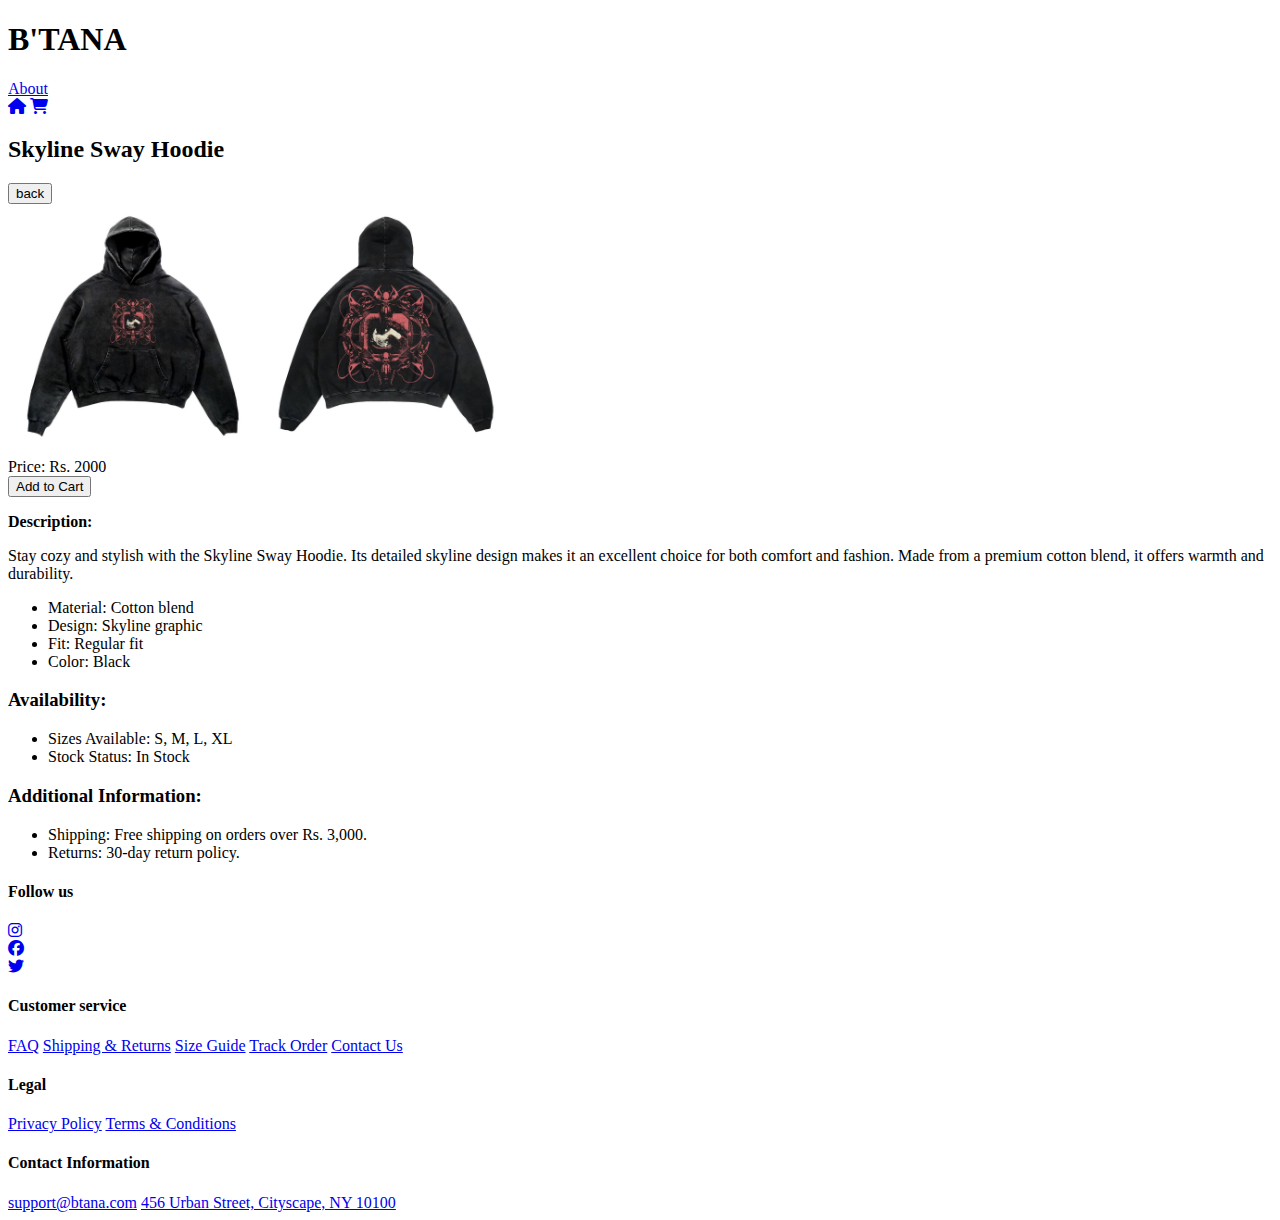
<file: SkylineSwayHoodie.html>
<!DOCTYPE html>
<html lang="en">
<head>
    <meta charset="UTF-8">
    <meta name="viewport" content="width=device-width, initial-scale=1.0">
    <title>Metro Wave Tee</title>
    <link rel="stylesheet" href="https://cdnjs.cloudflare.com/ajax/libs/font-awesome/6.5.2/css/all.min.css">
</head>
<body>
    <header>
        <div class="left">
            <h1>B'TANA</h1>
            <nav>
                <a href="about.html">About</a>
            </nav>
        </div>
        <div class="right">
            <a href="main.html"><i class="fas fa-home"></i></a>
            <a href="#"><i class="fas fa-shopping-cart"></i></a>
        </div>
    </header>

    <h2>Skyline Sway Hoodie</h2>
    <a href="categories.html">
        <button>back</button></a>
<br>
    <section>
        <div class="product">
            <img src="Img/Skyline sway Hoodie.jpg" alt="1" height="250" width="250">
            <img src="Img/Hoodie2.jpg" alt="2" height="250" width="250">
            <br><label for="price">Price: Rs. 2000</label>
            <br><button>Add to Cart</button>
            <p><b>Description:</b></p>
            <p>Stay cozy and stylish with the Skyline Sway Hoodie. Its detailed skyline design makes it an excellent choice for both comfort and fashion. 
                Made from a premium cotton blend, it offers warmth and durability.</p>
            <ul>
                <li>Material: Cotton blend</li>
                <li>Design: Skyline graphic</li>
                <li>Fit: Regular fit</li>
                <li>Color: Black</li>
            </ul>

            <h3>Availability:</h3>
            <ul>
                <li>Sizes Available: S, M, L, XL</li>
                <li>Stock Status: In Stock</li>
            </ul>
            
            <h3>Additional Information:</h3>
            <ul>
                <li>Shipping: Free shipping on orders over Rs. 3,000.</li>
                <li>Returns: 30-day return policy.</li>
            </ul>
        </div>
    </section>

    <footer>
        <div class="footer">
            <div class="footer-col">
                <h4>Follow us</h4>
                    <div class="facebook-icon">
                        <a href="https://www.instagram.com/" target="_blank" rel="noopener">
                            <i class="fab fa-instagram"></i>
                        </a>
                    </div>
        
                <div class="facebook-icon">
                    <a href="https://www.facebook.com/" target="_blank" rel="noopener">
                        <i class="fab fa-facebook"></i></a>
                </div>
                
                <div class="facebook-icon">
                    <a href="https://www.twitter.com/" target="_blank" rel="noopener">
                        <i class="fab fa-twitter"></i></a>
                </div>                
         </div>
            <div class="footer-col">
                <h4>Customer service</h4>
                <a href="#">FAQ</a>
                <a href="#">Shipping & Returns</a>
                <a href="#">Size Guide</a>
                <a href="#">Track Order</a>
                <a href="#">Contact Us</a>
            </div>
            <div class="footer-col">
                <h4>Legal</h4>
                <a href="#">Privacy Policy</a>
                <a href="#">Terms & Conditions</a>
            </div>
            <div class="footer-col">
                <h4>Contact Information</h4>
                <a href="#Email">support@btana.com</a>
                <a href="#Address">456 Urban Street, Cityscape, NY 10100</a>
            </div>
        </div>
    </footer>
</body>
</html>
</file>
<file: style.css>
* {
    box-sizing: border-box;
}

/* General Styles */
body {
    font-family: Arial, sans-serif;
    margin: 0;
    padding: 0;
    background-color: #f9f9f9;
}

a {
    text-decoration: none;
    color: black;
}

h1, h2 {
    margin: 0;
    padding: 0;
}

h2 {
    text-align: center;
}

/* Header */
header {
    display: flex;
    justify-content: space-between;
    align-items: center;
    padding: 20px;;
    background-color: white;
    border-bottom: 1px solid #ccc;
}

header h1 {
    font-size: 24px;
}

header .right {
    display: flex;
    align-items: center;
}

header .about {
    margin-right: 20px;
}

header .home-icon,
header .shopping-cart-icon {
    margin-left: 15px;
}

/* Navigation Links */
.nav-links {
    text-align: center;
    margin: 10px;
    background-color: #e6e6e6;
    padding: 5px;
}

.nav-links ul {
    list-style-type: none;
    padding: 0;
}

.nav-links ul a {
    margin: 15px;
    font-size: 16px;
    color: black;
    font-weight: bold;
}

/* Home Section */
.Home {
    text-align: left;
    padding: 20px;
    background-color: rgba(0, 0, 0, 0.5);
}

.background-section {
    background-image: url('Img/home.webp');
    background-size: cover;
    background-position: center;
    height: 100vh; 
    display: flex;
    align-items: center;
    justify-content:space-between;
}

.text-container {
    padding: 10px;
    color: white;
}

.Home p {
    margin: 16px;
    font-size: 18px;
}

.Home button {
    margin: 10px;
    padding: 10px;
    background-color: black;
    border: none;
    cursor: pointer;
}

.Home button a {
    color: white;
    text-decoration: none;
    display: block;
}

/* what's new */
.new-items {
    text-align: center;
    margin-top: 40px;
}

.new-item {
    margin: 40px;
    display: inline-block;
    margin-left: 190px;
    margin-right: 80px;
}

.new-item .description{
    padding: 20px;
    text-align: center;
}

.new-item img{
    height: 400px;
    width: 300px;
}

.new-item button {
    padding: 10px 20px;
    background-color: black;
    color: white;
    border: none;
    cursor: pointer;
    margin-left: 100px;
}

.new-item button a {
    text-decoration: none;
    color: white;
}

/* Footer */
footer {
    background-color: #000;
    border-top: 1px solid #000;
    padding: 20px;
    color: white;
}

.footer {
    overflow: hidden;
    padding: 10px;
    margin-top: 40px;
    margin-bottom: 40px;
}

.footer h4 {
    margin-bottom: 10px;
}

.footer a {
    display: block;
    margin-bottom: 5px;
    color: white;
}

.footer div {
    float: left;
    width: 22%;
    margin: 0 1%;
    text-align: left;
}

/*categories*/

.category h2 {
    text-align: center;
    margin: 40px;
}

.category-item h3 {
    text-align: left;
    margin-bottom: 40px;
    margin-left: 90px;
}

.product {
    display: inline-block;
    margin-left: 120px;
    margin-right: 10px;
}

.product img{
    height: 250px;
    width: 250px;
}

.product .product-name {
    margin: 2px;
    text-align: left;
}

.product-price {
    text-decoration: none;
    text-align: left; 
}

.product button {
    padding: 10px 20px;
    background-color: black;
    color: white;
    border: none;
    cursor: pointer;
    margin-bottom: 60px;
    text-decoration: none;
}

/* OFFERS */
.offers h1 {
    text-align: center;
    margin-top: 40px;
    margin-bottom: 40px;
}

.offers p {
    text-align: center;
    margin-bottom: 40px;
}

.combo-set h3 {
    text-align: center;
    margin-top: 40px;
    margin-bottom: 40px;
    margin-left: 90px;
}

.combo-set {
    text-align: center;
    margin-top: 40px;
    margin-bottom: 40px;
}

.combo-set h3 {
    text-align: left;
    margin-bottom: 40px;
}

.product-item {
    margin-bottom: 60px;
}

.product-item img {
    width: 220px;
    height: 300px;
    margin-right: 60px;
}

.product-details {
    text-align: center;
}

.product-item .product-name {
    margin-bottom: 10px;
}
.product-item .description {
    margin-bottom: 10px
    padding: 10px;
}
.product-item .product-price {
    margin-bottom: 10px;
    text-align: center;
}

.product-item button {
    padding: 10px 20px;
    background-color: black;
    color: white;
    border: none;
    cursor: pointer;
}

.product-item button a {
    text-decoration: none;
    color: white;
}

/*EXPLORE*/

.explore h1 {
    text-align: center;
    margin-top: 40px;
}

.Announcement {
    display: flex;
    justify-content: center;
    align-items: center;
    margin: 40px auto;
    height: 321px;
    width: 750px;
    border: 1px solid;
}

.box {
    display: flex;
    width: 100%;
    justify-content: space-between;
}

.box img {
    width: 320px;
    height: 320px;
}

.content {
    padding: 20px;
    flex: 1;
    text-align: center;
}

/* Events and Collaboration */
.events-collaboration {
    margin-top: 40px;
    margin-left: 90px;
    margin-right: 90px;
    margin-bottom: 60px;
}

.events-collaboration h2 {
    text-align: center;
    margin-top: 60px;
    margin-bottom: 60px;
}

.events-row {
    display: flex;
    justify-content: space-around; 
    margin-bottom: 40px;
}

.event {
    text-align: center;
}

.event img {
    width: 400px;
    height: 200px;
    object-fit: cover;
    margin-bottom: 10px;
}

.event p {
    margin: 0;
    padding: 0;
    font-weight: bold;
}

/*CONTACT US*/

.contacts h1 {
    text-align: center;
    margin-top: 40px;
    margin-bottom: 40px;
}

.contact-container {
    text-align: center;
}

.contact-container h3 {
    margin-bottom: 20px;
}

.contact-container p {
    margin-bottom: 40px;
}

.form-container {
    display: inline-block;
    text-align: left;
}

.form-group {
    margin-bottom: 20px;
}

label {
    display: block;
    margin-bottom: 5px;
}

input, textarea {
    width: 450px;
    padding: 10px;
    margin-bottom: 10px;
    border: 1px solid #000;
    border-radius: 0px;
    box-sizing: border-box;
}

.button-group {
    text-align: right;
}

.button-group button {
    padding: 10px 20px;
    background-color: black;
    color: white;
    border: none;
    cursor: pointer;
    margin-right: 10px;
}

.button-group button:last-child {
    background-color: grey;
}

.social-links {
    text-align: center;
    margin-top: 60px;
    margin-bottom: 60px;
}

.social-links a {
    font-size: x-large;
    padding: 10px;
}

/* About us */

.about {
    margin-left: 90px;
    margin-right: 90px;
}

.about h2 {
    text-align: center;
    margin-top: 40px;
    margin-bottom: 40px;
}

.about-section {
    display: grid;
    grid-template-columns: 1fr 1fr;
    align-items: center;
    margin-bottom: 60px;
}

.story, .mission, .reason {
    text-align: left;
}

.story h3, .mission h3, .reason h3 {
    margin-left: 20px;
    text-align: center;
}

.story p, .mission p, .reason p {
    margin-left: 20px;
    line-height: 1.7;
    text-align: center;
}

.image {
    text-align: center;
}

.image img {
    width: 500px;
    height: 350px;
}
</file>
